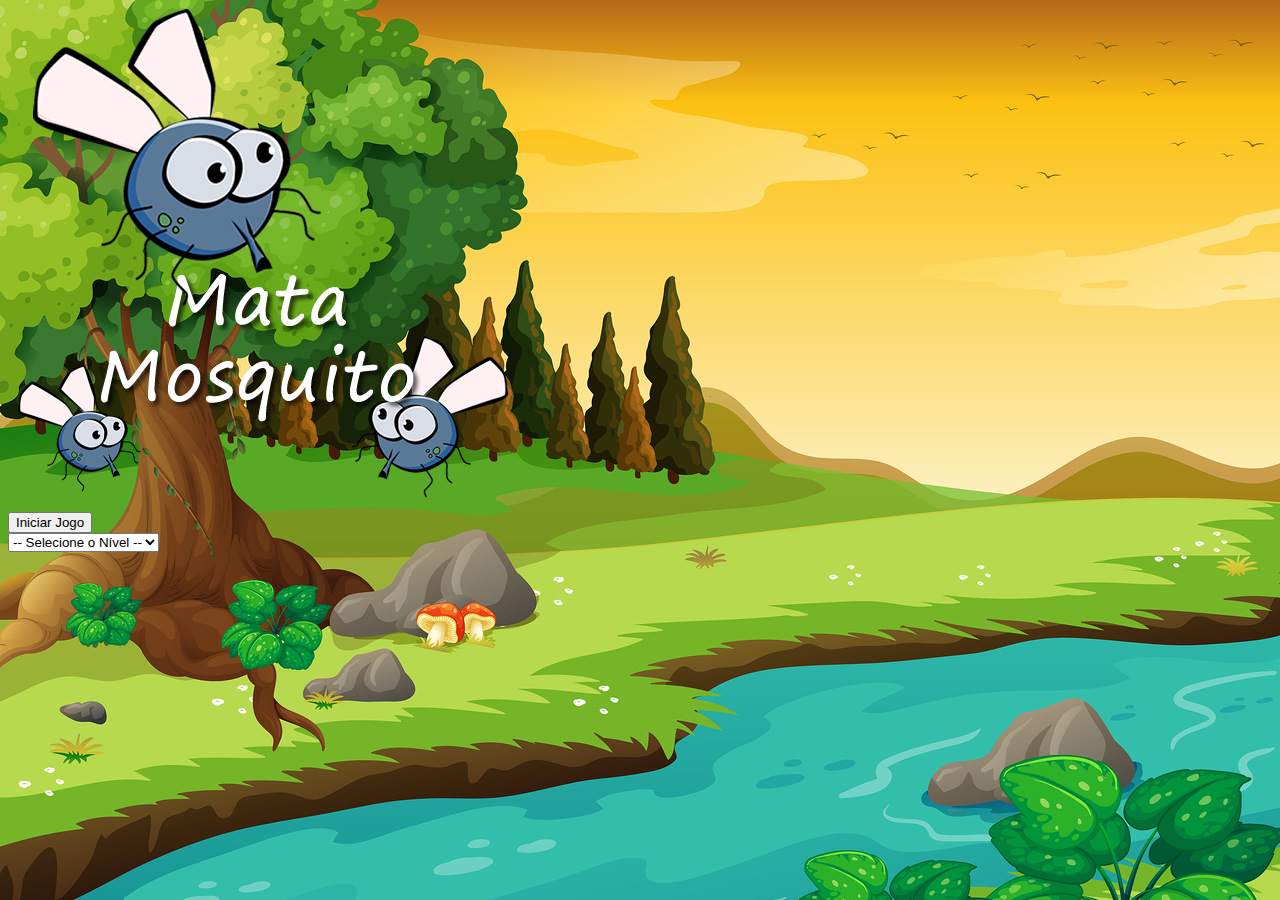
<file: index.html>
<!DOCTYPE html>
<html lang="en">
<head>
    <meta charset="UTF-8">
    <meta http-equiv="X-UA-Compatible" content="IE=edge">
    <meta name="viewport" content="width=device-width, initial-scale=1.0">
    <link href="https://cdn.jsdelivr.net/npm/bootstrap@5.3.0-alpha3/dist/css/bootstrap.min.css" rel="stylesheet" integrity="sha384-KK94CHFLLe+nY2dmCWGMq91rCGa5gtU4mk92HdvYe+M/SXH301p5ILy+dN9+nJOZ" crossorigin="anonymous">
    <link rel="stylesheet" href="style.css">
    <title>Mata Mosca</title>
    <script>
        function iniciarJogo() {
            let nivel = document.getElementById('nivel').value
            if(nivel === '') {
                alert('Selecione um nível')
                return false
            }
            window.location.href = 'app.html?' + nivel
        }
    </script>
</head>
<body>

    <div class="container">
        <div class="row mt-5">
            <div class="col">
                <div class="d-flex justify-content-center">
                    <img src="images/game.png" alt="" class="img-responsive">
                </div>
            </div>
        </div>

        <div class="row mt-5">
            <div class="col">
                <div class="d-flex justify-content-center">
                    <button class="btn btn-danger btn-lg" onclick="iniciarJogo()">Iniciar Jogo</button>
                </div>
            </div>
        </div>
        <div class="row">
            <div class="col">
                <div class="d-flex justify-content-center">
                   <div class="mt-2">
                    <select class="form-control" id="nivel" >
                        <option value="">-- Selecione o Nível --</option>
                        <option value="normal">Normal</option>
                        <option value="dificil">Difícil</option>
                        <option value="nightmare">Nightmare</option>
                    </select>
                </div>
                </div>
            </div>
        </div>
    </div>
    
</body>
</html>
</file>
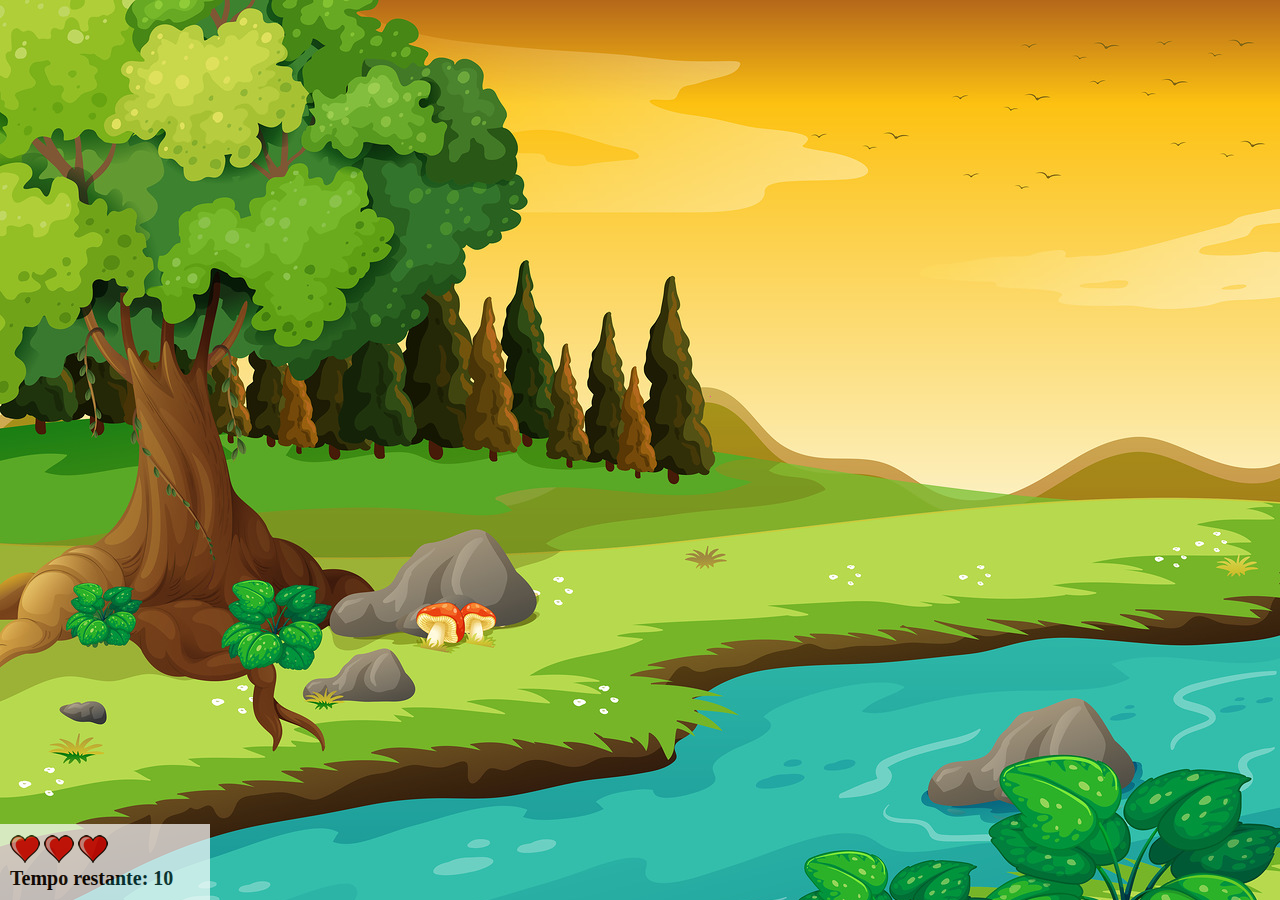
<file: app.html>
<!DOCTYPE html>
<html lang="pt-br">
  <head>
    <meta charset="UTF-8" />
    <meta http-equiv="X-UA-Compatible" content="IE=edge" />
    <meta name="viewport" content="width=device-width, initial-scale=1.0" />
    <title>Mata Mosca</title>
    <link rel="stylesheet" href="style.css">
    <script src="jogo.js" ></script>
  </head>
  <body onresize=" ajustaTamanhoPalcoJogo()">
   <div class="painel">
    <div class="vidas">
      <img id="v1" src="images/coracao_cheio.png" alt="">
      <img id="v2" src="images/coracao_cheio.png" alt="">
      <img id="v3" src="images/coracao_cheio.png" alt="">
    </div>
    <div class="cronometro">
      Tempo restante: <span id="cronometro"></span>
    </div>

   </div>
   <script>
        document.getElementById('cronometro').innerHTML = tempo
    let criaMosca = setInterval(function(){
      posicaoRandomica()
    },criaMosquitoTempo)
    </script>
  </body>
</html>
</file>
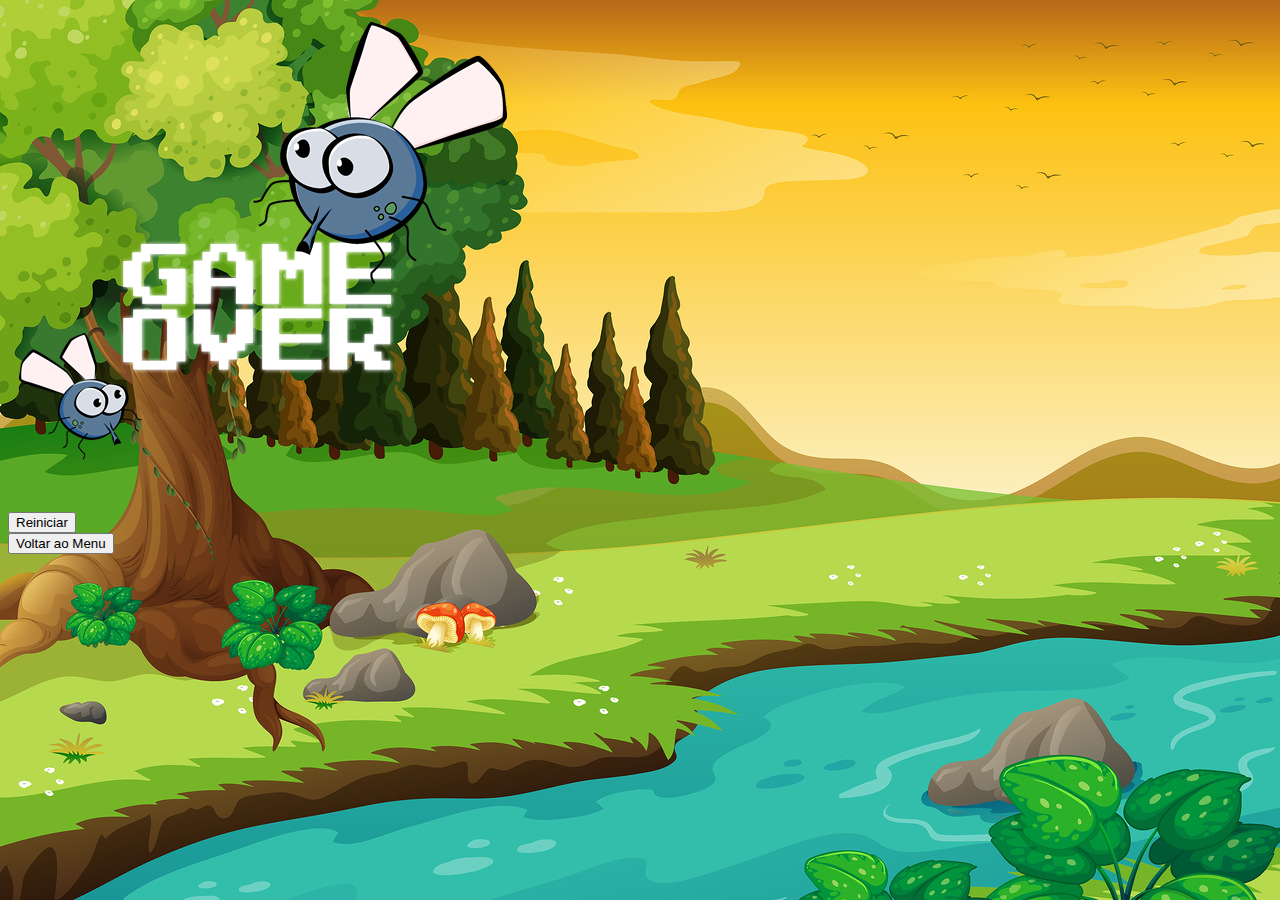
<file: fim_de_jogo.html>
<!DOCTYPE html>
<html lang="en">
<head>
    <meta charset="UTF-8">
    <meta http-equiv="X-UA-Compatible" content="IE=edge">
    <meta name="viewport" content="width=device-width, initial-scale=1.0">
    <link href="https://cdn.jsdelivr.net/npm/bootstrap@5.3.0-alpha3/dist/css/bootstrap.min.css" rel="stylesheet" integrity="sha384-KK94CHFLLe+nY2dmCWGMq91rCGa5gtU4mk92HdvYe+M/SXH301p5ILy+dN9+nJOZ" crossorigin="anonymous">
    <link rel="stylesheet" href="style.css">
    <title>Fim de Jogo</title>
</head>
<body>

    <div class="container">
        <div class="row">
            <div class="col">
                <div class="d-flex justify-content-center">
                    <img src="images/game_over.png" alt="">
                </div>
            </div>
        </div>

        <div class="row mt-5">
            <div class="col">
                <div class="d-flex justify-content-center">
                    <button class="btn btn-dark btn-lg" onclick="window.location.href = 'app.html'">Reiniciar</button>
                </div>
            </div>
        </div>
        <div class="row">
            <div class="col">
                <div class="d-flex justify-content-center mt-2">
                    <button class="btn btn-danger btn-lg" onclick="window.location.href = 'index.html'">Voltar ao Menu</button>
                </div>
            </div>
        </div>
    </div>
    
</body>
</html>
</file>
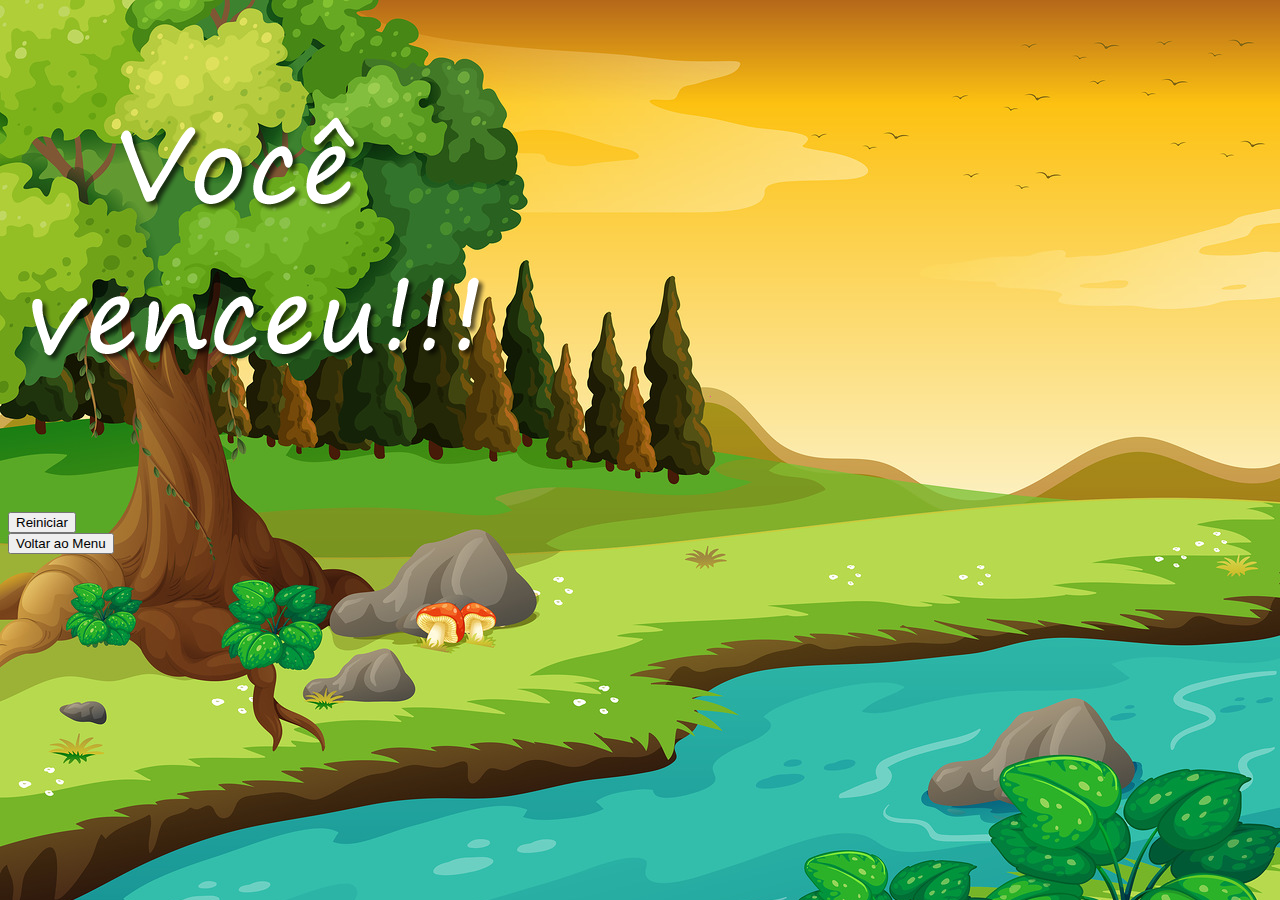
<file: vitoria.html>
<!DOCTYPE html>
<html lang="en">
<head>
    <meta charset="UTF-8">
    <meta http-equiv="X-UA-Compatible" content="IE=edge">
    <meta name="viewport" content="width=device-width, initial-scale=1.0">
    <link href="https://cdn.jsdelivr.net/npm/bootstrap@5.3.0-alpha3/dist/css/bootstrap.min.css" rel="stylesheet" integrity="sha384-KK94CHFLLe+nY2dmCWGMq91rCGa5gtU4mk92HdvYe+M/SXH301p5ILy+dN9+nJOZ" crossorigin="anonymous">
    <link rel="stylesheet" href="style.css">
    <title>Parabéns!</title>
</head>
<body>

    <div class="container">
        <div class="row">
            <div class="col">
                <div class="d-flex justify-content-center">
                    <img src="images/vitoria.png" alt="">
                </div>
            </div>
        </div>

        <div class="row mt-5">
            <div class="col">
                <div class="d-flex justify-content-center">
                    <button class="btn btn-dark btn-lg" onclick="window.location.href = 'app.html'">Reiniciar</button>
                </div>
            </div>
        </div>
        <div class="row">
            <div class="col">
                <div class="d-flex justify-content-center mt-2">
                    <button class="btn btn-danger btn-lg" onclick="window.location.href = 'index.html'">Voltar ao Menu</button>
                </div>
            </div>
        </div>
    </div>
    
</body>
</html>
</file>
<file: style.css>
html {
    cursor: url(images/mata_mosca.png) 30 30, auto;
}

body {
    background-image: url(images/bg.jpg);
    background-repeat: no-repeat;
    background-size: cover;
}

.mosquito1 {
    width: 50px;
    height: 50px;
}
.mosquito2 {
    width: 75px;
    height: 75px;
}
.mosquito3 {
    width: 100px;
    height: 100px;
}
.ladoA {
    transform: scaleX(1);
}
.ladoB {
    transform: scaleX(-1);
}

.painel {
    position: absolute;
    width: 190px;
    padding: 10px;
    left: 0px;
    bottom: 0px;
    border-top: solid 1px #fff ;
    background-color: #fff;
    opacity: 0.7;
}
.vidas {
    float: left;

}
.cronometro {
    float: left;
    font-size: 20px;
    font-weight: bold;
}
</file>
